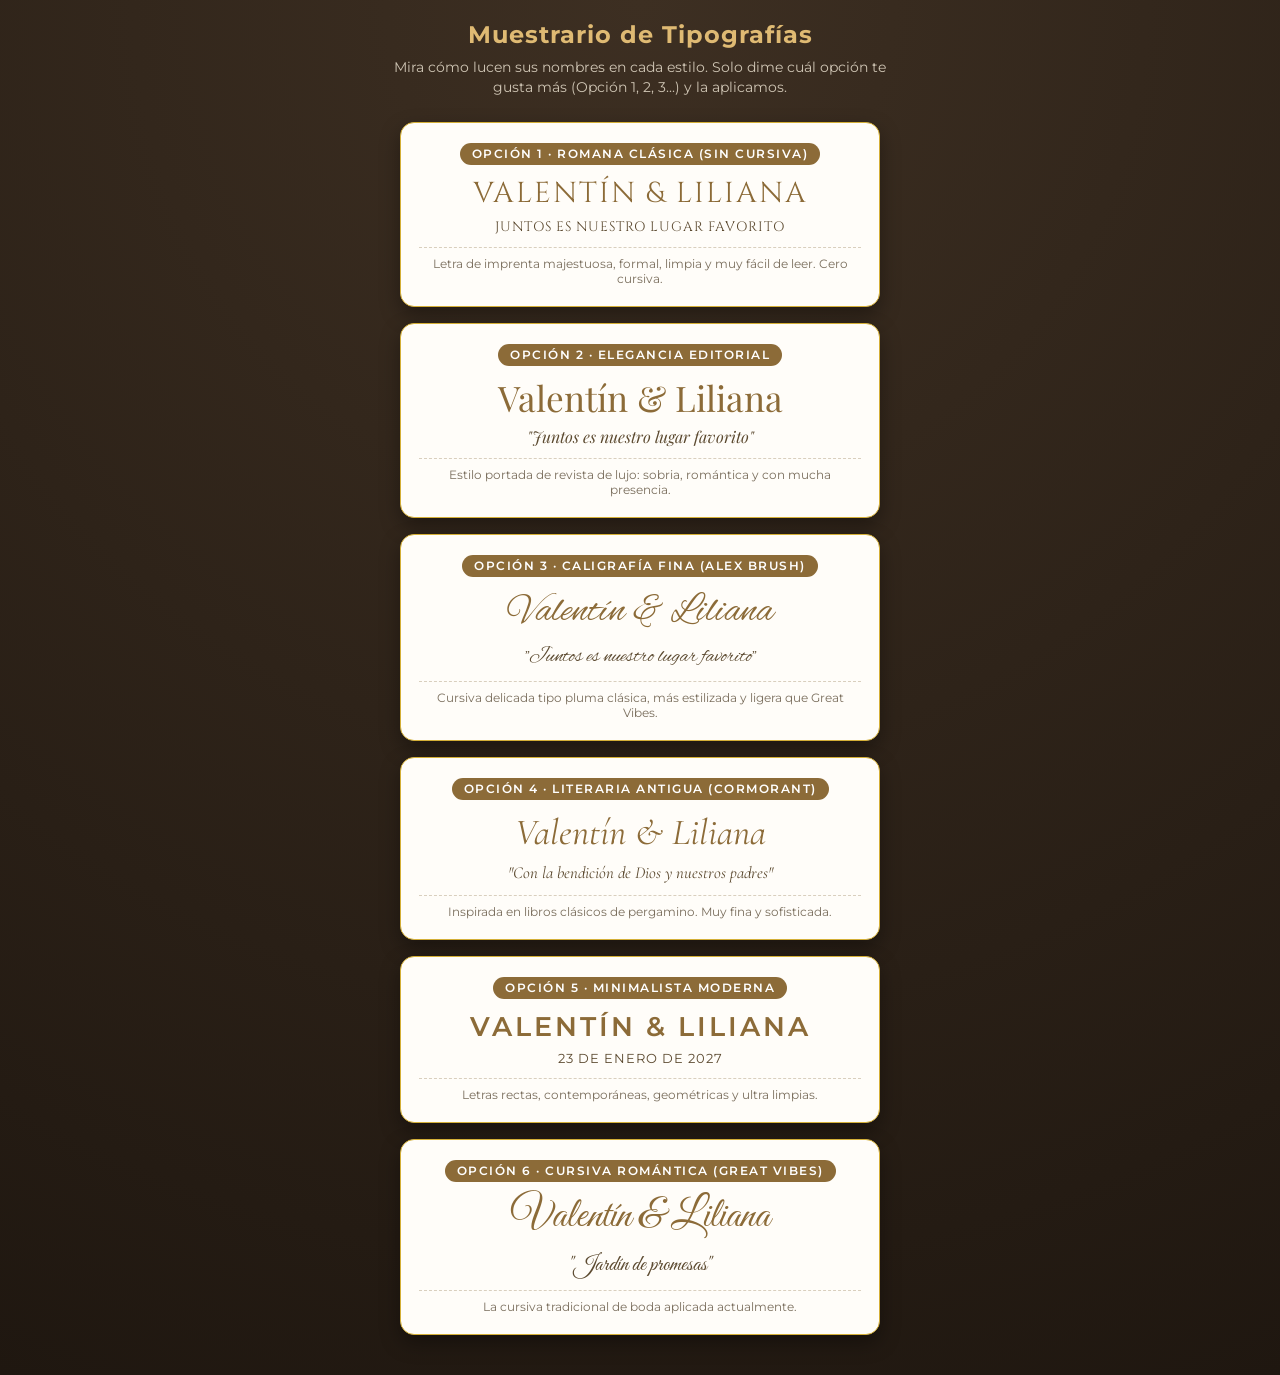
<file: fuentes.html>
<!DOCTYPE html>
<html lang="es">
<head>
  <meta charset="UTF-8">
  <meta name="viewport" content="width=device-width, initial-scale=1.0">
  <title>Catálogo de Tipografías - Valentín & Liliana</title>
  <link rel="preconnect" href="https://fonts.googleapis.com">
  <link rel="preconnect" href="https://fonts.gstatic.com" crossorigin>
  <link href="https://fonts.googleapis.com/css2?family=Alex+Brush&family=Cinzel:wght@500;700&family=Cormorant+Garamond:ital,wght@0,600;1,500&family=Great+Vibes&family=Montserrat:wght@400;600&family=Playfair+Display:ital,wght@0,600;1,600&display=swap" rel="stylesheet">
  <style>
    * { box-sizing: border-box; margin: 0; padding: 0; }
    body {
      background-color: #2b2118;
      background-image: radial-gradient(circle at top, #3d2f22, #1f1710);
      color: #f7f3ec;
      font-family: 'Montserrat', sans-serif;
      padding: 20px 15px 40px;
      min-height: 100vh;
      display: flex;
      flex-direction: column;
      align-items: center;
    }
    .header {
      text-align: center;
      max-width: 500px;
      margin-bottom: 25px;
    }
    .header h1 {
      font-size: 1.5rem;
      color: #dfba73;
      margin-bottom: 8px;
      letter-spacing: 1px;
    }
    .header p {
      font-size: 0.9rem;
      color: #cfc5b4;
      line-height: 1.4;
    }
    .cards-container {
      width: 100%;
      max-width: 480px;
      display: flex;
      flex-direction: column;
      gap: 16px;
    }
    .font-card {
      background: #fffdf9;
      color: #3b2c1a;
      border-radius: 14px;
      padding: 20px 18px;
      box-shadow: 0 8px 20px rgba(0,0,0,0.35);
      border: 1px solid #d4af37;
      text-align: center;
      position: relative;
    }
    .badge {
      display: inline-block;
      background: #8c6b38;
      color: #fff;
      font-size: 0.72rem;
      font-weight: 600;
      letter-spacing: 1.5px;
      text-transform: uppercase;
      padding: 4px 12px;
      border-radius: 20px;
      margin-bottom: 12px;
    }
    .preview-names {
      color: #8c6b38;
      margin-bottom: 8px;
      line-height: 1.15;
    }
    .preview-quote {
      color: #5c4a30;
      font-size: 0.9rem;
      line-height: 1.35;
      margin-bottom: 10px;
    }
    .font-desc {
      font-size: 0.78rem;
      color: #7a6e5d;
      border-top: 1px dashed #d9cfbe;
      padding-top: 8px;
      margin-top: 6px;
    }

    /* ESTILOS DE FUENTE */
    .f-cinzel { font-family: 'Cinzel', serif; font-size: 1.8rem; letter-spacing: 2px; }
    .f-playfair { font-family: 'Playfair Display', serif; font-size: 2.2rem; }
    .f-cormorant { font-family: 'Cormorant Garamond', serif; font-size: 2.3rem; font-style: italic; }
    .f-montserrat { font-family: 'Montserrat', sans-serif; font-size: 1.7rem; font-weight: 600; letter-spacing: 3px; }
    .f-greatvibes { font-family: 'Great Vibes', cursive; font-size: 2.6rem; }
    .f-alexbrush { font-family: 'Alex Brush', cursive; font-size: 2.5rem; }
  </style>
</head>
<body>

  <div class="header">
    <h1>Muestrario de Tipografías</h1>
    <p>Mira cómo lucen sus nombres en cada estilo. Solo dime cuál opción te gusta más (Opción 1, 2, 3...) y la aplicamos.</p>
  </div>

  <div class="cards-container">

    <!-- OPCIÓN 1 -->
    <div class="font-card">
      <span class="badge">Opción 1 · Romana Clásica (Sin Cursiva)</span>
      <div class="preview-names f-cinzel">VALENTÍN & LILIANA</div>
      <div class="preview-quote" style="font-family: 'Cinzel', serif; font-size: 0.85rem; letter-spacing: 1px;">
        JUNTOS ES NUESTRO LUGAR FAVORITO
      </div>
      <div class="font-desc">Letra de imprenta majestuosa, formal, limpia y muy fácil de leer. Cero cursiva.</div>
    </div>

    <!-- OPCIÓN 2 -->
    <div class="font-card">
      <span class="badge">Opción 2 · Elegancia Editorial</span>
      <div class="preview-names f-playfair">Valentín & Liliana</div>
      <div class="preview-quote" style="font-family: 'Playfair Display', serif; font-style: italic; font-size: 1rem;">
        "Juntos es nuestro lugar favorito"
      </div>
      <div class="font-desc">Estilo portada de revista de lujo: sobria, romántica y con mucha presencia.</div>
    </div>

    <!-- OPCIÓN 3 -->
    <div class="font-card">
      <span class="badge">Opción 3 · Caligrafía Fina (Alex Brush)</span>
      <div class="preview-names f-alexbrush">Valentín & Liliana</div>
      <div class="preview-quote" style="font-family: 'Alex Brush', cursive; font-size: 1.3rem;">
        "Juntos es nuestro lugar favorito"
      </div>
      <div class="font-desc">Cursiva delicada tipo pluma clásica, más estilizada y ligera que Great Vibes.</div>
    </div>

    <!-- OPCIÓN 4 -->
    <div class="font-card">
      <span class="badge">Opción 4 · Literaria Antigua (Cormorant)</span>
      <div class="preview-names f-cormorant">Valentín & Liliana</div>
      <div class="preview-quote" style="font-family: 'Cormorant Garamond', serif; font-style: italic; font-size: 1.05rem;">
        "Con la bendición de Dios y nuestros padres"
      </div>
      <div class="font-desc">Inspirada en libros clásicos de pergamino. Muy fina y sofisticada.</div>
    </div>

    <!-- OPCIÓN 5 -->
    <div class="font-card">
      <span class="badge">Opción 5 · Minimalista Moderna</span>
      <div class="preview-names f-montserrat">VALENTÍN & LILIANA</div>
      <div class="preview-quote" style="letter-spacing: 1px; font-size: 0.82rem; text-transform: uppercase;">
        23 de Enero de 2027
      </div>
      <div class="font-desc">Letras rectas, contemporáneas, geométricas y ultra limpias.</div>
    </div>

    <!-- OPCIÓN 6 -->
    <div class="font-card">
      <span class="badge">Opción 6 · Cursiva Romántica (Great Vibes)</span>
      <div class="preview-names f-greatvibes">Valentín & Liliana</div>
      <div class="preview-quote" style="font-family: 'Great Vibes', cursive; font-size: 1.4rem;">
        "Jardín de promesas"
      </div>
      <div class="font-desc">La cursiva tradicional de boda aplicada actualmente.</div>
    </div>

  </div>

</body>
</html>
</file>
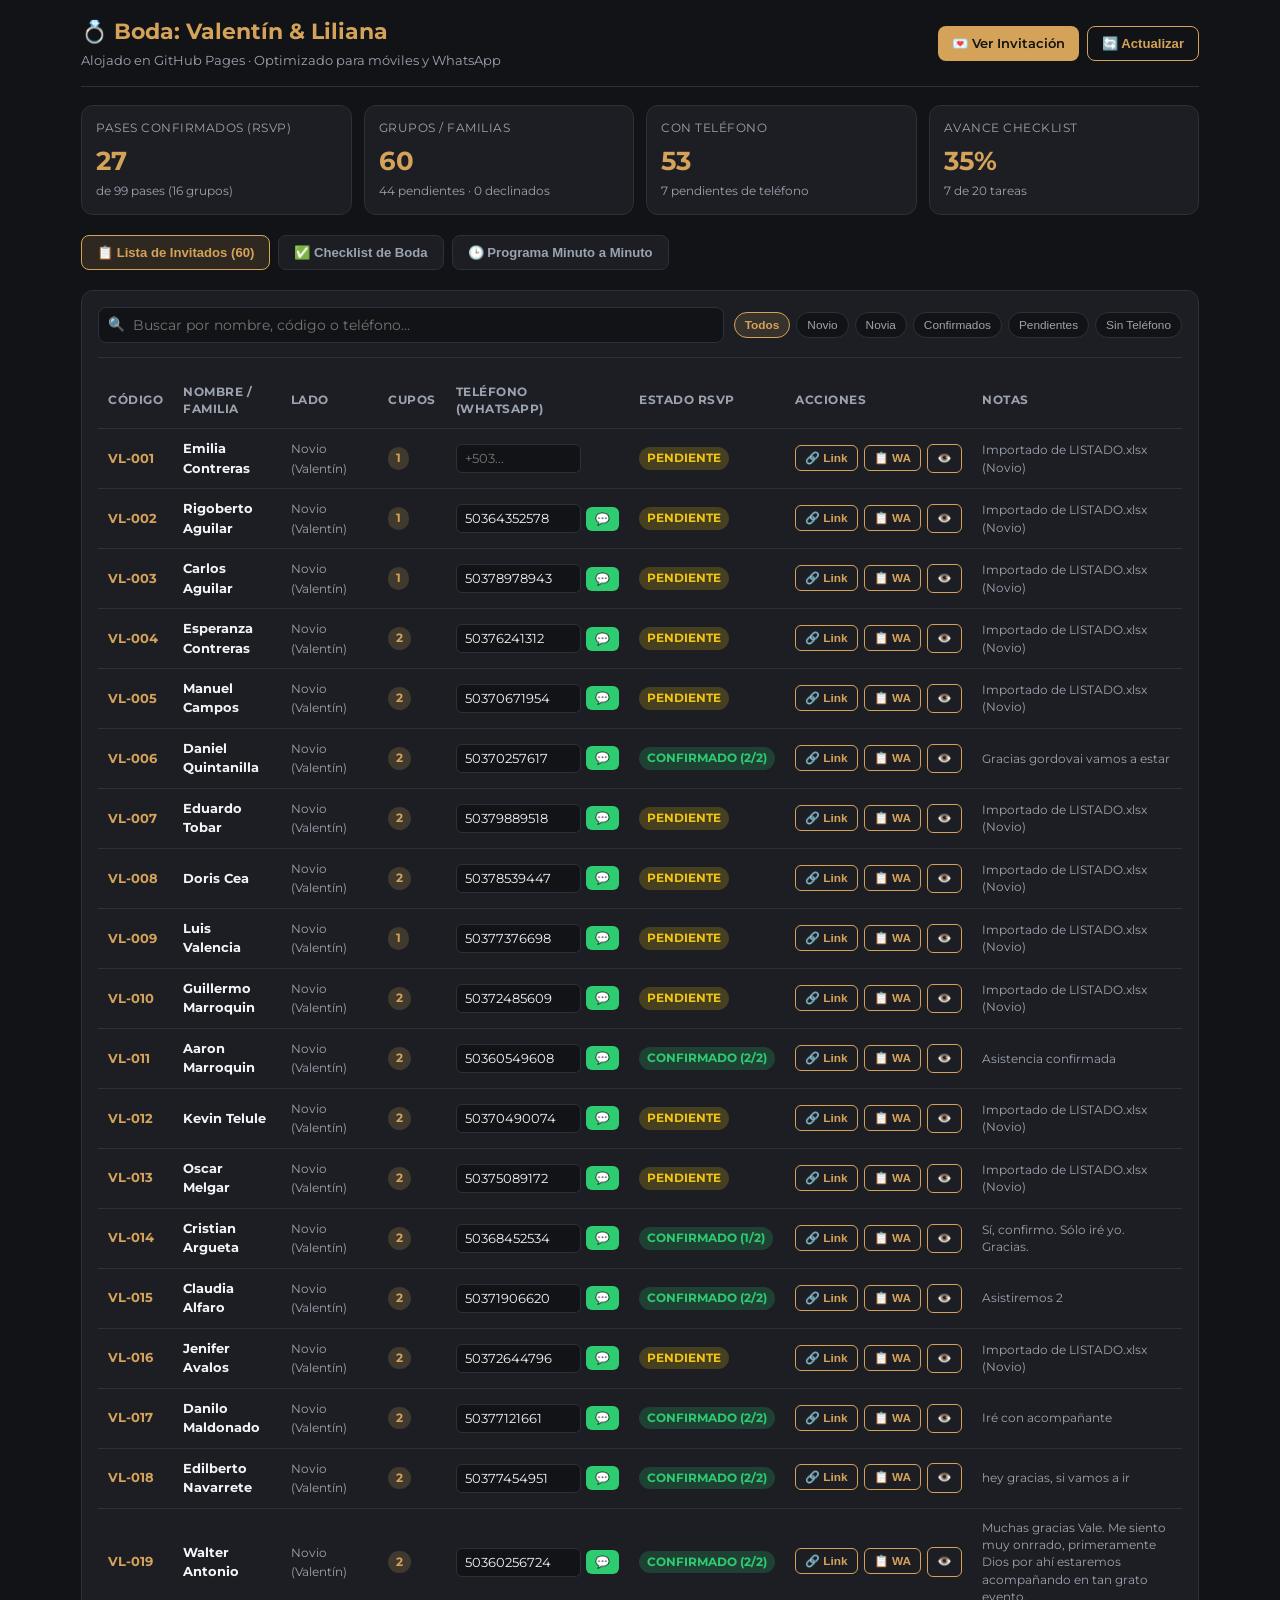
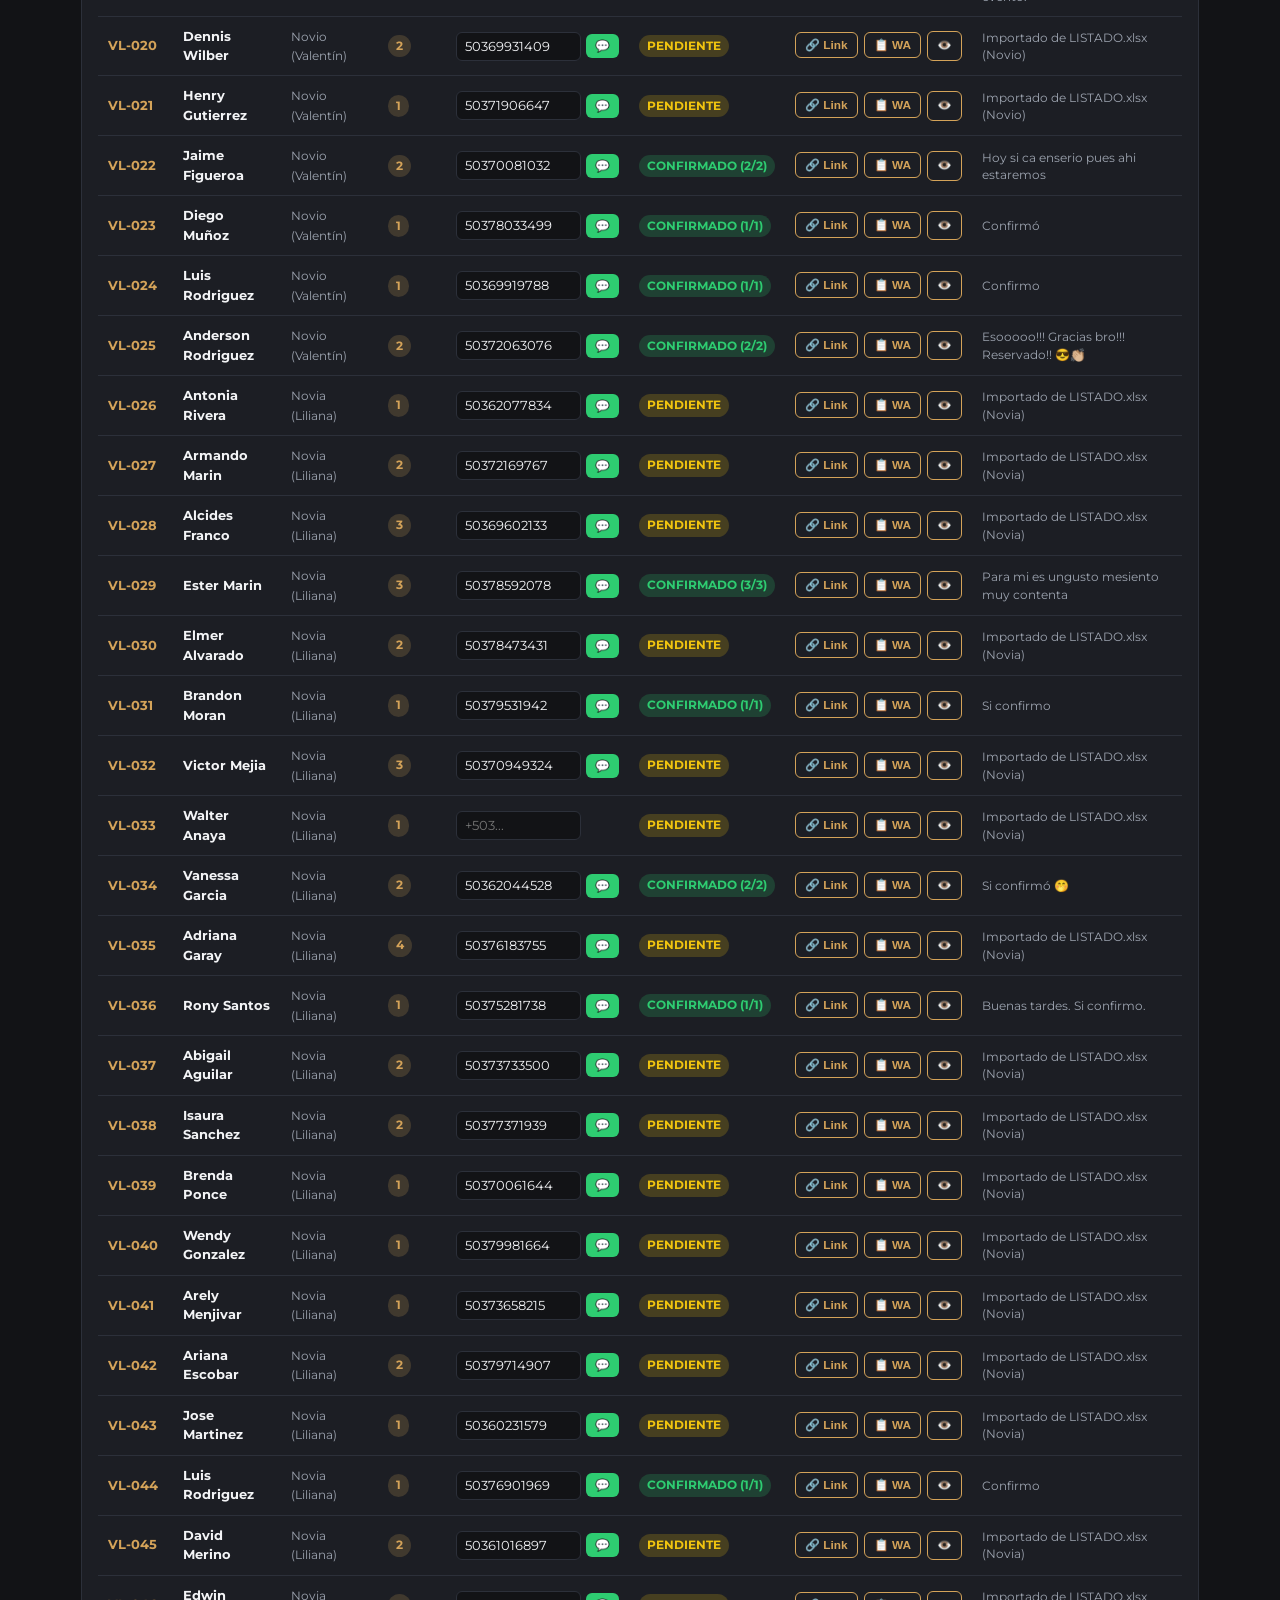
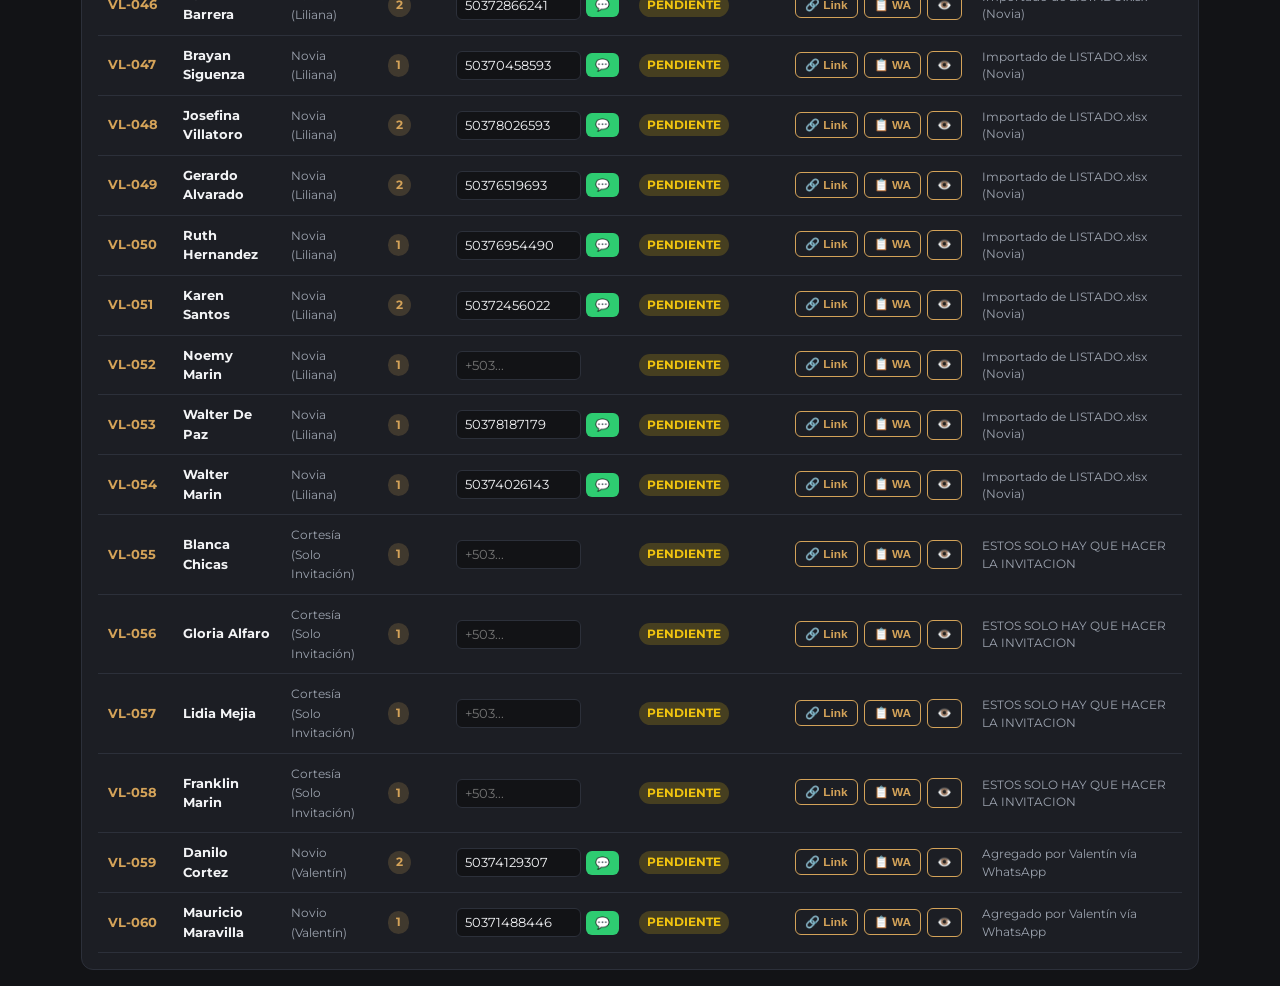
<file: panel.html>
<!DOCTYPE html>
<html lang="es">
<head>
  <meta charset="UTF-8">
  <title>Wedding Planner & RSVP — Panel de Control</title>
  <meta name="viewport" content="width=device-width, initial-scale=1.0, maximum-scale=1.0, user-scalable=no">
  <link href="https://fonts.googleapis.com/css2?family=Montserrat:wght@400;500;600;700&display=swap" rel="stylesheet">
  <style>
    :root {
      --bg: #121316;
      --card: #1c1e24;
      --card-hover: #232730;
      --border: #2c303a;
      --accent: #d4a359;
      --accent-soft: rgba(212, 163, 89, 0.15);
      --green: #2ecc71;
      --green-soft: rgba(46, 204, 113, 0.18);
      --yellow: #f1c40f;
      --red: #e74c3c;
      --text: #f3f4f6;
      --muted: #9ca3af;
    }
    * { box-sizing: border-box; margin: 0; padding: 0; }
    body {
      font-family: 'Montserrat', sans-serif;
      background: var(--bg);
      color: var(--text);
      padding: 16px;
      max-width: 1150px;
      margin: 0 auto;
      line-height: 1.45;
    }
    header {
      display: flex;
      flex-wrap: wrap;
      justify-content: space-between;
      align-items: center;
      gap: 14px;
      padding-bottom: 16px;
      border-bottom: 1px solid var(--border);
      margin-bottom: 18px;
    }
    h1 { font-size: 1.35rem; color: var(--accent); }
    .sub { font-size: 0.82rem; color: var(--muted); margin-top: 4px; }
    .btn {
      background: var(--accent);
      color: #111;
      font-weight: 600;
      padding: 8px 14px;
      border-radius: 8px;
      text-decoration: none;
      border: none;
      cursor: pointer;
      font-size: 0.82rem;
      display: inline-flex;
      align-items: center;
      justify-content: center;
      gap: 6px;
      transition: all 0.2s ease;
    }
    .btn:active { transform: scale(0.97); }
    .btn-outline {
      background: transparent;
      color: var(--accent);
      border: 1px solid var(--accent);
    }
    .btn-green {
      background: var(--green);
      color: #0b1a0e;
      font-weight: 700;
    }
    .btn-sm {
      padding: 5px 9px;
      font-size: 0.74rem;
      border-radius: 6px;
    }
    .kpis {
      display: grid;
      grid-template-columns: repeat(auto-fit, minmax(160px, 1fr));
      gap: 12px;
      margin-bottom: 20px;
    }
    .kpi {
      background: var(--card);
      border: 1px solid var(--border);
      border-radius: 12px;
      padding: 14px;
    }
    .kpi .label { font-size: 0.74rem; color: var(--muted); text-transform: uppercase; letter-spacing: 0.5px; }
    .kpi .val { font-size: 1.6rem; font-weight: 700; margin-top: 4px; color: var(--accent); }
    .kpi .meta { font-size: 0.74rem; color: var(--muted); margin-top: 4px; }

    .tabs {
      display: flex;
      gap: 8px;
      margin-bottom: 16px;
      overflow-x: auto;
      padding-bottom: 4px;
      -webkit-overflow-scrolling: touch;
    }
    .tab {
      background: var(--card);
      color: var(--muted);
      border: 1px solid var(--border);
      padding: 9px 15px;
      border-radius: 8px;
      cursor: pointer;
      font-weight: 600;
      font-size: 0.82rem;
      white-space: nowrap;
      flex-shrink: 0;
    }
    .tab.active {
      background: var(--accent-soft);
      color: var(--accent);
      border-color: var(--accent);
    }
    .section { display: none; background: var(--card); border: 1px solid var(--border); border-radius: 12px; padding: 16px; }
    .section.active { display: block; }

    /* Barra de filtros y búsqueda */
    .controls-bar {
      display: flex;
      flex-wrap: wrap;
      gap: 10px;
      align-items: center;
      justify-content: space-between;
      margin-bottom: 16px;
      padding-bottom: 14px;
      border-bottom: 1px solid var(--border);
    }
    .search-box {
      flex: 1 1 240px;
      position: relative;
    }
    .search-input {
      width: 100%;
      background: #121316;
      border: 1px solid var(--border);
      color: var(--text);
      padding: 9px 12px 9px 34px;
      border-radius: 8px;
      font-size: 0.85rem;
      font-family: inherit;
      outline: none;
    }
    .search-input:focus { border-color: var(--accent); }
    .search-icon {
      position: absolute;
      left: 10px;
      top: 50%;
      transform: translateY(-50%);
      font-size: 0.85rem;
      color: var(--muted);
    }
    .filter-pills {
      display: flex;
      gap: 6px;
      flex-wrap: wrap;
    }
    .filter-pill {
      background: #121316;
      border: 1px solid var(--border);
      color: var(--muted);
      padding: 5px 10px;
      border-radius: 20px;
      font-size: 0.74rem;
      cursor: pointer;
    }
    .filter-pill.active {
      background: var(--accent-soft);
      border-color: var(--accent);
      color: var(--accent);
      font-weight: 600;
    }

    /* Guardar teléfonos y aviso */
    .phone-sync-banner {
      display: none;
      background: rgba(212, 163, 89, 0.12);
      border: 1px solid var(--accent);
      border-radius: 10px;
      padding: 10px 14px;
      margin-bottom: 14px;
      font-size: 0.82rem;
      align-items: center;
      justify-content: space-between;
      gap: 10px;
      flex-wrap: wrap;
    }

    /* Tabla clásica para escritorio */
    .table-container { width: 100%; overflow-x: auto; }
    table { width: 100%; border-collapse: collapse; font-size: 0.84rem; }
    th, td { text-align: left; padding: 10px 10px; border-bottom: 1px solid var(--border); }
    th { color: var(--muted); font-size: 0.74rem; text-transform: uppercase; letter-spacing: 0.5px; }

    /* Input de teléfono */
    .phone-input {
      background: #121316;
      border: 1px solid var(--border);
      color: var(--text);
      padding: 6px 8px;
      border-radius: 6px;
      font-size: 0.8rem;
      width: 125px;
      font-family: inherit;
    }
    .phone-input:focus { border-color: var(--accent); outline: none; }

    .badge {
      padding: 3px 8px;
      border-radius: 16px;
      font-size: 0.72rem;
      font-weight: 700;
      display: inline-block;
      white-space: nowrap;
    }
    .b-CONFIRMADO, .b-COMPLETADO { background: rgba(46, 204, 113, 0.2); color: var(--green); }
    .b-PENDIENTE, .b-INVITADO, .b-EN_PROCESO { background: rgba(241, 196, 15, 0.2); color: var(--yellow); }
    .b-DECLINADO { background: rgba(231, 76, 60, 0.2); color: var(--red); }

    /* TARJETAS MÓVILES */
    .mobile-cards { display: none; flex-direction: column; gap: 12px; }
    .guest-card {
      background: #17191f;
      border: 1px solid var(--border);
      border-radius: 10px;
      padding: 13px;
      display: flex;
      flex-direction: column;
      gap: 9px;
      transition: border-color 0.2s;
    }
    .guest-card:hover { border-color: #3f4553; }
    .card-top {
      display: flex;
      justify-content: space-between;
      align-items: flex-start;
      gap: 10px;
    }
    .card-name { font-size: 0.95rem; font-weight: 700; color: #fff; }
    .card-meta { font-size: 0.75rem; color: var(--muted); margin-top: 2px; }
    .card-badges { display: flex; gap: 5px; flex-wrap: wrap; }
    .card-phone-row {
      display: flex;
      align-items: center;
      gap: 8px;
      background: #111216;
      padding: 7px 10px;
      border-radius: 8px;
      border: 1px solid rgba(255,255,255,0.05);
    }
    .card-phone-row label { font-size: 0.75rem; color: var(--muted); flex-shrink: 0; }
    .card-phone-input {
      flex: 1;
      background: transparent;
      border: none;
      color: #fff;
      font-size: 0.85rem;
      outline: none;
      font-family: inherit;
    }
    .card-phone-input::placeholder { color: #555c68; }
    .card-actions {
      display: flex;
      gap: 6px;
      flex-wrap: wrap;
      margin-top: 2px;
    }
    .card-actions .btn { flex: 1 1 auto; text-align: center; }

    /* RESPONSIVE BREAKPOINT PARA CELULARES */
    @media (max-width: 768px) {
      body { padding: 12px; }
      header { flex-direction: column; align-items: stretch; text-align: center; }
      header div:last-child { justify-content: center; }
      .kpis { grid-template-columns: 1fr 1fr; }
      .table-container { display: none; }
      .mobile-cards { display: flex; }
      .section { padding: 12px; }
    }
  </style>
</head>
<body>
  <header>
    <div>
      <h1 id="title-novios">💍 Wedding Planner — Panel de Control</h1>
      <div class="sub" id="subtitle-info">Alojado en GitHub Pages · Optimizado para móviles y WhatsApp</div>
    </div>
    <div style="display:flex; gap:8px; flex-wrap:wrap;">
      <a href="./" target="_blank" class="btn">💌 Ver Invitación</a>
      <button class="btn btn-outline" onclick="loadData()">🔄 Actualizar</button>
    </div>
  </header>

  <div class="kpis">
    <div class="kpi">
      <div class="label">Pases Confirmados (RSVP)</div>
      <div class="val" id="kpi-confirmados">0</div>
      <div class="meta" id="kpi-confirmados-meta">de 0 pases asignados</div>
    </div>
    <div class="kpi">
      <div class="label">Grupos / Familias</div>
      <div class="val" id="kpi-grupos">0</div>
      <div class="meta" id="kpi-grupos-meta">0 pendientes · 0 declinados</div>
    </div>
    <div class="kpi">
      <div class="label">Con Teléfono</div>
      <div class="val" id="kpi-tel">0</div>
      <div class="meta" id="kpi-tel-meta">0 por contactar</div>
    </div>
    <div class="kpi">
      <div class="label">Avance Checklist</div>
      <div class="val" id="kpi-chk">0%</div>
      <div class="meta" id="kpi-chk-meta">0 de 0 tareas listas</div>
    </div>
  </div>

  <div class="tabs">
    <button class="tab active" onclick="openTab('invitados', this)">📋 Lista de Invitados (<span id="tab-count-inv">0</span>)</button>
    <button class="tab" onclick="openTab('checklist', this)">✅ Checklist de Boda</button>
    <button class="tab" onclick="openTab('programa', this)">🕒 Programa Minuto a Minuto</button>
  </div>

  <!-- TAB INVITADOS -->
  <div id="tab-invitados" class="section active">
    <!-- Barra de búsqueda y filtros -->
    <div class="controls-bar">
      <div class="search-box">
        <span class="search-icon">🔍</span>
        <input type="text" id="search-input" class="search-input" placeholder="Buscar por nombre, código o teléfono..." oninput="filterGuests()">
      </div>
      <div class="filter-pills">
        <button class="filter-pill active" data-filter="TODOS" onclick="setFilter('TODOS', this)">Todos</button>
        <button class="filter-pill" data-filter="NOVIO" onclick="setFilter('NOVIO', this)">Novio</button>
        <button class="filter-pill" data-filter="NOVIA" onclick="setFilter('NOVIA', this)">Novia</button>
        <button class="filter-pill" data-filter="CONFIRMADO" onclick="setFilter('CONFIRMADO', this)">Confirmados</button>
        <button class="filter-pill" data-filter="PENDIENTE" onclick="setFilter('PENDIENTE', this)">Pendientes</button>
        <button class="filter-pill" data-filter="SIN_TEL" onclick="setFilter('SIN_TEL', this)">Sin Teléfono</button>
      </div>
    </div>

    <!-- Banner de sincronización de teléfonos editados -->
    <div id="phone-sync-banner" class="phone-sync-banner">
      <div>
        <strong>📱 Teléfonos modificados:</strong> <span id="sync-count">0</span> números guardados localmente en este dispositivo.
      </div>
      <div style="display:flex; gap:6px;">
        <button class="btn btn-sm btn-outline" onclick="copyUpdatedPhonesSummary(this)">📋 Copiar para el Agente</button>
        <button class="btn btn-sm" onclick="exportUpdatedJson()">💾 Descargar JSON</button>
      </div>
    </div>

    <!-- Vista de tarjetas móviles (pantallas pequeñas) -->
    <div id="mobile-cards-list" class="mobile-cards"></div>

    <!-- Vista de tabla clásica (pantallas medianas y de escritorio) -->
    <div class="table-container">
      <table>
        <thead>
          <tr>
            <th>Código</th>
            <th>Nombre / Familia</th>
            <th>Lado</th>
            <th>Cupos</th>
            <th>Teléfono (WhatsApp)</th>
            <th>Estado RSVP</th>
            <th>Acciones</th>
            <th>Notas</th>
          </tr>
        </thead>
        <tbody id="tbody-invitados"></tbody>
      </table>
    </div>
  </div>

  <!-- TAB CHECKLIST -->
  <div id="tab-checklist" class="section">
    <div class="table-container" style="display:block;">
      <table>
        <thead>
          <tr>
            <th>ID</th>
            <th>Fase</th>
            <th>Tarea</th>
            <th>Prioridad</th>
            <th>Estado</th>
            <th>Notas</th>
          </tr>
        </thead>
        <tbody id="tbody-checklist"></tbody>
      </table>
    </div>
  </div>

  <!-- TAB PROGRAMA -->
  <div id="tab-programa" class="section">
    <div class="table-container" style="display:block;">
      <table>
        <thead>
          <tr>
            <th>ID</th>
            <th>Hora</th>
            <th>Actividad</th>
            <th>Responsable</th>
            <th>Notas</th>
          </tr>
        </thead>
        <tbody id="tbody-programa"></tbody>
      </table>
    </div>
  </div>

  <script>
    let rawInvitados = [];
    let currentFilter = 'TODOS';
    const LOCAL_PHONES_KEY = 'wedding_saved_phones_v1';

    function getLocalPhones() {
      try {
        return JSON.parse(localStorage.getItem(LOCAL_PHONES_KEY) || '{}');
      } catch (e) {
        return {};
      }
    }

    function saveLocalPhone(code, phone) {
      const phones = getLocalPhones();
      const cleaned = phone.replace(/[^\d+]/g, '').trim();
      if (!cleaned) {
        delete phones[code];
      } else {
        phones[code] = cleaned;
      }
      localStorage.setItem(LOCAL_PHONES_KEY, JSON.stringify(phones));
      updateSyncBanner();
    }

    function updateSyncBanner() {
      const phones = getLocalPhones();
      const count = Object.keys(phones).length;
      const banner = document.getElementById('phone-sync-banner');
      const counter = document.getElementById('sync-count');
      if (count > 0) {
        banner.style.display = 'flex';
        counter.textContent = count;
      } else {
        banner.style.display = 'none';
      }
    }

    function openTab(name, btn) {
      document.querySelectorAll('.section').forEach(s => s.classList.remove('active'));
      document.querySelectorAll('.tab').forEach(t => t.classList.remove('active'));
      document.getElementById('tab-' + name).classList.add('active');
      btn.classList.add('active');
    }

    function setFilter(filter, btn) {
      currentFilter = filter;
      document.querySelectorAll('.filter-pill').forEach(p => p.classList.remove('active'));
      btn.classList.add('active');
      filterGuests();
    }

    function sanitizeWaPhone(raw) {
      if (!raw) return '';
      let num = String(raw).replace(/\D/g, '');
      if (num.length === 8) {
        num = '503' + num; // Formato El Salvador por defecto
      }
      return num;
    }

    function buildWaText(nombre, cupos, url) {
      return `¡Hola *${nombre}*! 💍✨\n\nCon mucha alegría queremos compartirte nuestra invitación de boda (*Liliana & Valentín* — Sábado 23 de Enero de 2027).\n\n🎟️ *Pase reservado:* ${cupos} ${cupos === 1 ? 'cupo' : 'cupos'}\n💌 *Abre tu invitación personalizada aquí:*\n${url}\n\nPor favor confirma tu asistencia dentro de la invitación antes del 25 de Diciembre de 2026. ¡Esperamos celebrar contigo!`;
    }

    function directWhatsApp(phone, nombre, cupos, url) {
      const waNumber = sanitizeWaPhone(phone);
      if (!waNumber) {
        alert('Por favor escribe primero el número de teléfono del invitado.');
        return;
      }
      const text = encodeURIComponent(buildWaText(nombre, cupos, url));
      window.open(`https://wa.me/${waNumber}?text=${text}`, '_blank');
    }

    function renderGuests(list) {
      const localPhones = getLocalPhones();
      const tbInv = document.getElementById('tbody-invitados');
      const mobileList = document.getElementById('mobile-cards-list');

      if (!list || list.length === 0) {
        tbInv.innerHTML = '<tr><td colspan="8" style="text-align:center;color:#9ca3af;padding:24px;">No se encontraron invitados con este filtro.</td></tr>';
        mobileList.innerHTML = '<div style="text-align:center;color:#9ca3af;padding:24px;">No se encontraron invitados con este filtro.</div>';
        return;
      }

      // 1. Render Desktop Table
      tbInv.innerHTML = list.map(g => {
        const code = g.codigo || g.id;
        const cupos = g.pases_asignados || 1;
        const ghLink = `https://valentinaguilar387-cmyk.github.io/wedding/?pase=${code}`;
        const phone = localPhones[code] || g.telefono || '';
        const safeName = (g.nombre || '').replace(/'/g, "\\'");
        const waPhone = sanitizeWaPhone(phone);

        return `
          <tr>
            <td><strong style="color:var(--accent);">${code}</strong></td>
            <td><strong>${g.nombre}</strong></td>
            <td><span style="font-size:0.75rem; color:var(--muted);">${g.lado || '-'}</span></td>
            <td><span class="badge" style="background:rgba(212,163,89,0.2);color:var(--accent);">${cupos}</span></td>
            <td>
              <div style="display:flex; align-items:center; gap:5px;">
                <input type="tel" class="phone-input" value="${phone}" placeholder="+503..." 
                  onchange="saveLocalPhone('${code}', this.value); filterGuests();" />
                ${waPhone ? `<button class="btn btn-sm btn-green" title="Enviar mensaje de WhatsApp" onclick="directWhatsApp('${waPhone}', '${safeName}', ${cupos}, '${ghLink}')">💬</button>` : ''}
              </div>
            </td>
            <td><span class="badge b-${g.estado}">${g.estado === 'CONFIRMADO' ? `CONFIRMADO (${g.pases_confirmados || g.confirmados || cupos}/${cupos})` : g.estado}</span></td>
            <td style="white-space:nowrap;">
              <button class="btn btn-outline btn-sm" onclick="copyLink('${ghLink}', this)">🔗 Link</button>
              <button class="btn btn-outline btn-sm" style="margin-left:3px;" onclick="copyWaMsg('${safeName}', ${cupos}, '${ghLink}', this)">📋 WA</button>
              <a href="./?pase=${code}" target="_blank" class="btn btn-outline btn-sm" style="margin-left:3px;">👁️</a>
            </td>
            <td style="font-size:0.75rem; color:var(--muted);">${g.mensaje || g.notas || ''}</td>
          </tr>
        `;
      }).join('');

      // 2. Render Mobile Cards
      mobileList.innerHTML = list.map(g => {
        const code = g.codigo || g.id;
        const cupos = g.pases_asignados || 1;
        const ghLink = `https://valentinaguilar387-cmyk.github.io/wedding/?pase=${code}`;
        const phone = localPhones[code] || g.telefono || '';
        const safeName = (g.nombre || '').replace(/'/g, "\\'");
        const waPhone = sanitizeWaPhone(phone);

        return `
          <div class="guest-card">
            <div class="card-top">
              <div>
                <span style="color:var(--accent); font-weight:700; font-size:0.8rem; margin-right:4px;">${code}</span>
                <span class="card-name">${g.nombre}</span>
                <div class="card-meta">${g.lado || 'Invitado'} ${g.mesa ? '· ' + g.mesa : ''}</div>
              </div>
              <div class="card-badges">
                <span class="badge" style="background:rgba(212,163,89,0.2);color:var(--accent);">${cupos} ${cupos === 1 ? 'cupo' : 'cupos'}</span>
                <span class="badge b-${g.estado}">${g.estado === 'CONFIRMADO' ? `CONFIRMADO (${g.pases_confirmados || g.confirmados || cupos}/${cupos})` : g.estado}</span>
              </div>
            </div>

            <!-- Fila para ingresar o editar teléfono -->
            <div class="card-phone-row">
              <label>📞 Teléfono:</label>
              <input type="tel" class="card-phone-input" value="${phone}" placeholder="Ingresar número (+503...)" 
                onchange="saveLocalPhone('${code}', this.value); filterGuests();" />
              ${waPhone ? `<button class="btn btn-sm btn-green" onclick="directWhatsApp('${waPhone}', '${safeName}', ${cupos}, '${ghLink}')">💬 Chat</button>` : ''}
            </div>

            <!-- Botones de acción móvil -->
            <div class="card-actions">
              <button class="btn btn-outline btn-sm" onclick="copyLink('${ghLink}', this)">🔗 Copiar Link</button>
              <button class="btn btn-outline btn-sm" onclick="copyWaMsg('${safeName}', ${cupos}, '${ghLink}', this)">📋 Copiar Texto</button>
              <a href="./?pase=${code}" target="_blank" class="btn btn-outline btn-sm">👁️ Ver Sobre</a>
            </div>
          </div>
        `;
      }).join('');
    }

    function filterGuests() {
      const q = (document.getElementById('search-input').value || '').toLowerCase().trim();
      const localPhones = getLocalPhones();

      const filtered = rawInvitados.filter(g => {
        const code = (g.codigo || g.id || '').toLowerCase();
        const name = (g.nombre || '').toLowerCase();
        const phone = (localPhones[g.codigo || g.id] || g.telefono || '').toLowerCase();

        // Filtro de texto
        const matchText = !q || name.includes(q) || code.includes(q) || phone.includes(q);
        if (!matchText) return false;

        // Filtro de píldoras
        if (currentFilter === 'NOVIO') return (g.lado || '').includes('Novio');
        if (currentFilter === 'NOVIA') return (g.lado || '').includes('Novia');
        if (currentFilter === 'CONFIRMADO') return g.estado === 'CONFIRMADO';
        if (currentFilter === 'PENDIENTE') return g.estado === 'PENDIENTE' || !g.estado;
        if (currentFilter === 'SIN_TEL') return !phone;
        return true;
      });

      renderGuests(filtered);
    }

    async function loadData() {
      try {
        const [cfgRes, chkRes, prgRes, invRes] = await Promise.all([
          fetch('data/boda_config.json?t=' + Date.now()).then(r => r.json()),
          fetch('data/checklist.json?t=' + Date.now()).then(r => r.json()),
          fetch('data/programa_evento.json?t=' + Date.now()).then(r => r.json()),
          fetch('data/invitados.json?t=' + Date.now()).then(r => r.json())
        ]);

        document.getElementById('title-novios').textContent = `💍 Boda: ${cfgRes.novio || 'Valentín'} & ${cfgRes.novia || 'Liliana'}`;

        rawInvitados = invRes.invitados || [];
        document.getElementById('tab-count-inv').textContent = rawInvitados.length;

        const localPhones = getLocalPhones();
        let asig = 0, conf = 0, gConf = 0, gPend = 0, gDecl = 0, conTel = 0;
        rawInvitados.forEach(g => {
          asig += Number(g.pases_asignados || 1);
          const hasPhone = (localPhones[g.codigo || g.id] || g.telefono || '').trim();
          if (hasPhone) conTel++;

          if (g.estado === 'CONFIRMADO') {
            gConf++;
            conf += Number(g.pases_confirmados || g.pases_asignados || 1);
          } else if (g.estado === 'DECLINADO') {
            gDecl++;
          } else {
            gPend++;
          }
        });

        document.getElementById('kpi-confirmados').textContent = conf;
        document.getElementById('kpi-confirmados-meta').textContent = `de ${asig} pases (${gConf} grupos)`;
        document.getElementById('kpi-grupos').textContent = rawInvitados.length;
        document.getElementById('kpi-grupos-meta').textContent = `${gPend} pendientes · ${gDecl} declinados`;
        document.getElementById('kpi-tel').textContent = conTel;
        document.getElementById('kpi-tel-meta').textContent = `${rawInvitados.length - conTel} pendientes de teléfono`;

        const chkDone = chkRes.filter(c => c.estado === 'COMPLETADO').length;
        const pct = chkRes.length ? Math.round((chkDone / chkRes.length) * 100) : 0;
        document.getElementById('kpi-chk').textContent = pct + '%';
        document.getElementById('kpi-chk-meta').textContent = `${chkDone} de ${chkRes.length} tareas`;

        updateSyncBanner();
        filterGuests();

        document.getElementById('tbody-checklist').innerHTML = chkRes.map(c => `
          <tr>
            <td><strong>${c.id}</strong></td>
            <td>${c.fase}</td>
            <td>${c.tarea}</td>
            <td>${c.prioridad || 'MEDIA'}</td>
            <td><span class="badge b-${c.estado}">${c.estado}</span></td>
            <td>${c.notas || ''}</td>
          </tr>
        `).join('');

        document.getElementById('tbody-programa').innerHTML = prgRes.map(p => `
          <tr>
            <td><strong>${p.id}</strong></td>
            <td><strong>${p.hora}</strong></td>
            <td>${p.actividad}</td>
            <td>${p.responsable || ''}</td>
            <td>${p.notas || ''}</td>
          </tr>
        `).join('');
      } catch (e) {
        console.error(e);
      }
    }

    function copyLink(url, btn) {
      navigator.clipboard.writeText(url).then(() => {
        const old = btn.textContent;
        btn.textContent = '✅ Copiado';
        setTimeout(() => btn.textContent = old, 1800);
      });
    }

    function copyWaMsg(nombre, cupos, url, btn) {
      const msg = buildWaText(nombre, cupos, url);
      navigator.clipboard.writeText(msg).then(() => {
        const old = btn.textContent;
        btn.textContent = '✅ Copiado';
        setTimeout(() => btn.textContent = old, 1800);
      });
    }

    function copyUpdatedPhonesSummary(btn) {
      const phones = getLocalPhones();
      const lines = [];
      Object.keys(phones).forEach(code => {
        const guest = rawInvitados.find(g => (g.codigo || g.id) === code);
        const name = guest ? guest.nombre : code;
        lines.push(`${code} | ${name} | ${phones[code]}`);
      });
      const text = `ACTUALIZACIÓN DE TELÉFONOS:\n` + lines.join('\n');
      navigator.clipboard.writeText(text).then(() => {
        const old = btn.textContent;
        btn.textContent = '✅ ¡Copiado!';
        setTimeout(() => btn.textContent = old, 2000);
        alert('Teléfonos copiados al portapapeles. Puedes pegarlos directamente en el chat de WhatsApp con el Agente para guardarlos en la base de datos oficial.');
      });
    }

    function exportUpdatedJson() {
      const phones = getLocalPhones();
      const updated = rawInvitados.map(g => {
        const code = g.codigo || g.id;
        return {
          ...g,
          telefono: phones[code] || g.telefono || ''
        };
      });
      const blob = new Blob([JSON.stringify({ invitados: updated }, null, 2)], { type: 'application/json' });
      const a = document.createElement('a');
      a.href = URL.createObjectURL(blob);
      a.download = `invitados_con_telefonos_${Date.now()}.json`;
      a.click();
    }

    loadData();
  </script>
</body>
</html>
</file>
